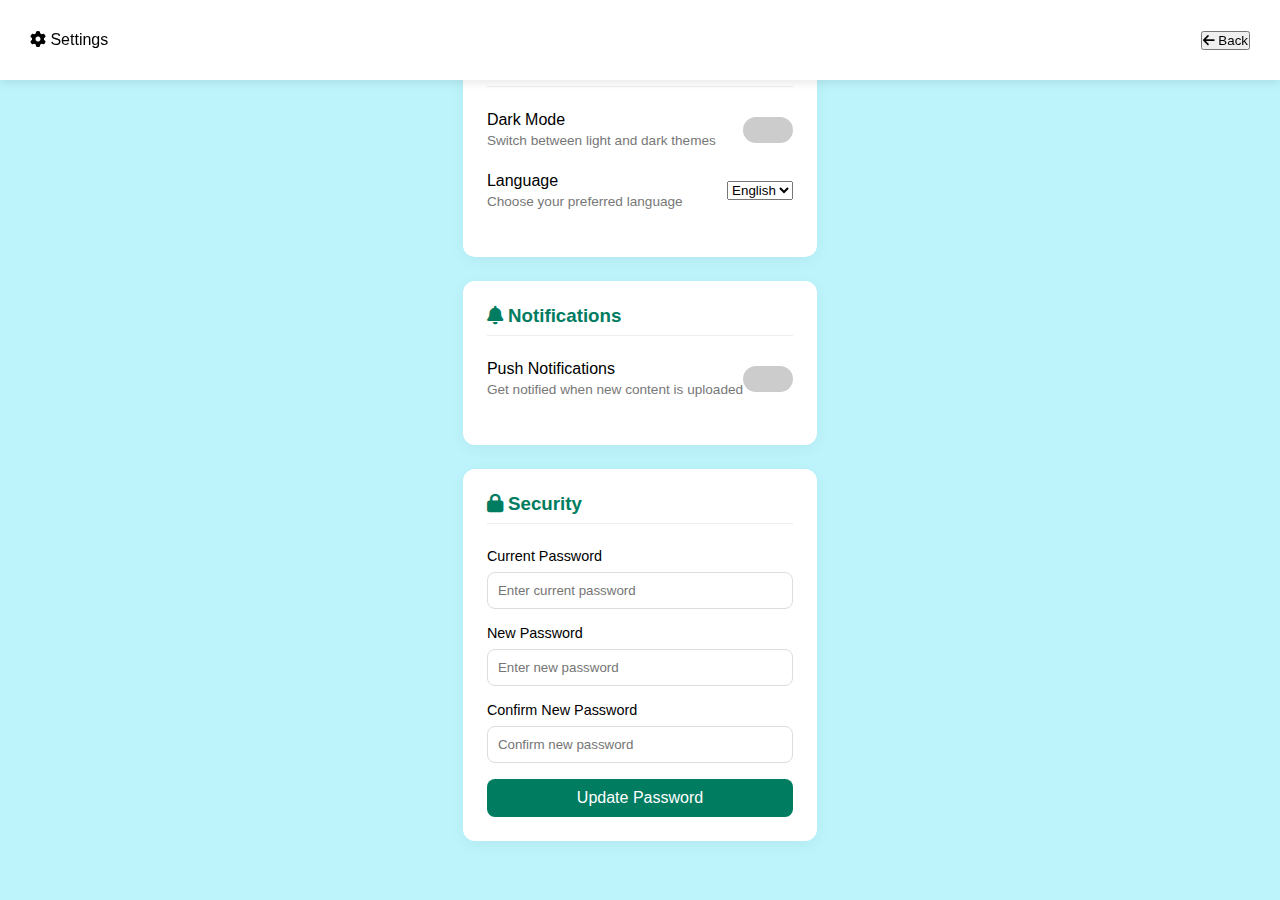
<file: setting.html>
<!DOCTYPE html>
<html lang="en">
<head>
    <meta charset="UTF-8">
    <meta name="viewport" content="width=device-width, initial-scale=1.0">
    <title>Settings | ChemSite</title>
    <link rel="stylesheet" href="style.css">
    <link rel="stylesheet" href="https://cdnjs.cloudflare.com/ajax/libs/font-awesome/6.4.0/css/all.min.css">
</head>
<body>

    <header class="main-header">
        <div class="logo">
            <i class="fa-solid fa-gear"></i> Settings
        </div>
        <button class="back-btn" onclick="history.back()">
            <i class="fa-solid fa-arrow-left"></i> Back
        </button>
    </header>

    <div class="settings-container">
        
        <div class="settings-card">
            <h3><i class="fa-solid fa-paintbrush"></i> Appearance & Language</h3>
            
            <div class="setting-item">
                <div class="setting-label">
                    <span>Dark Mode</span>
                    <p class="setting-desc">Switch between light and dark themes</p>
                </div>
                <label class="switch">
                    <input type="checkbox" id="themeToggle">
                    <span class="slider round"></span>
                </label>
            </div>

            <div class="setting-item">
                <div class="setting-label">
                    <span>Language</span>
                    <p class="setting-desc">Choose your preferred language</p>
                </div>
                <select id="languageSelect" class="lang-select">
                    <option value="en">English</option>
                    <option value="ar">العربية</option>
                </select>
            </div>
        </div>

        <div class="settings-card">
            <h3><i class="fa-solid fa-bell"></i> Notifications</h3>
            <div class="setting-item">
                <div class="setting-label">
                    <span>Push Notifications</span>
                    <p class="setting-desc">Get notified when new content is uploaded</p>
                </div>
                <label class="switch">
                    <input type="checkbox" id="notifToggle">
                    <span class="slider round"></span>
                </label>
            </div>
        </div>

        <div class="settings-card">
            <h3><i class="fa-solid fa-lock"></i> Security</h3>
            <form id="changePasswordForm" onsubmit="event.preventDefault();">
                <div class="input-group">
                    <label>Current Password</label>
                    <input type="password" id="currentPass" placeholder="Enter current password">
                </div>
                <div class="input-group">
                    <label>New Password</label>
                    <input type="password" id="newPass" placeholder="Enter new password">
                </div>
                <div class="input-group">
                    <label>Confirm New Password</label>
                    <input type="password" id="confirmPass" placeholder="Confirm new password">
                </div>
                <button type="submit" class="save-btn">Update Password</button>
            </form>
        </div>

    </div>

</body>
</html>
</file>
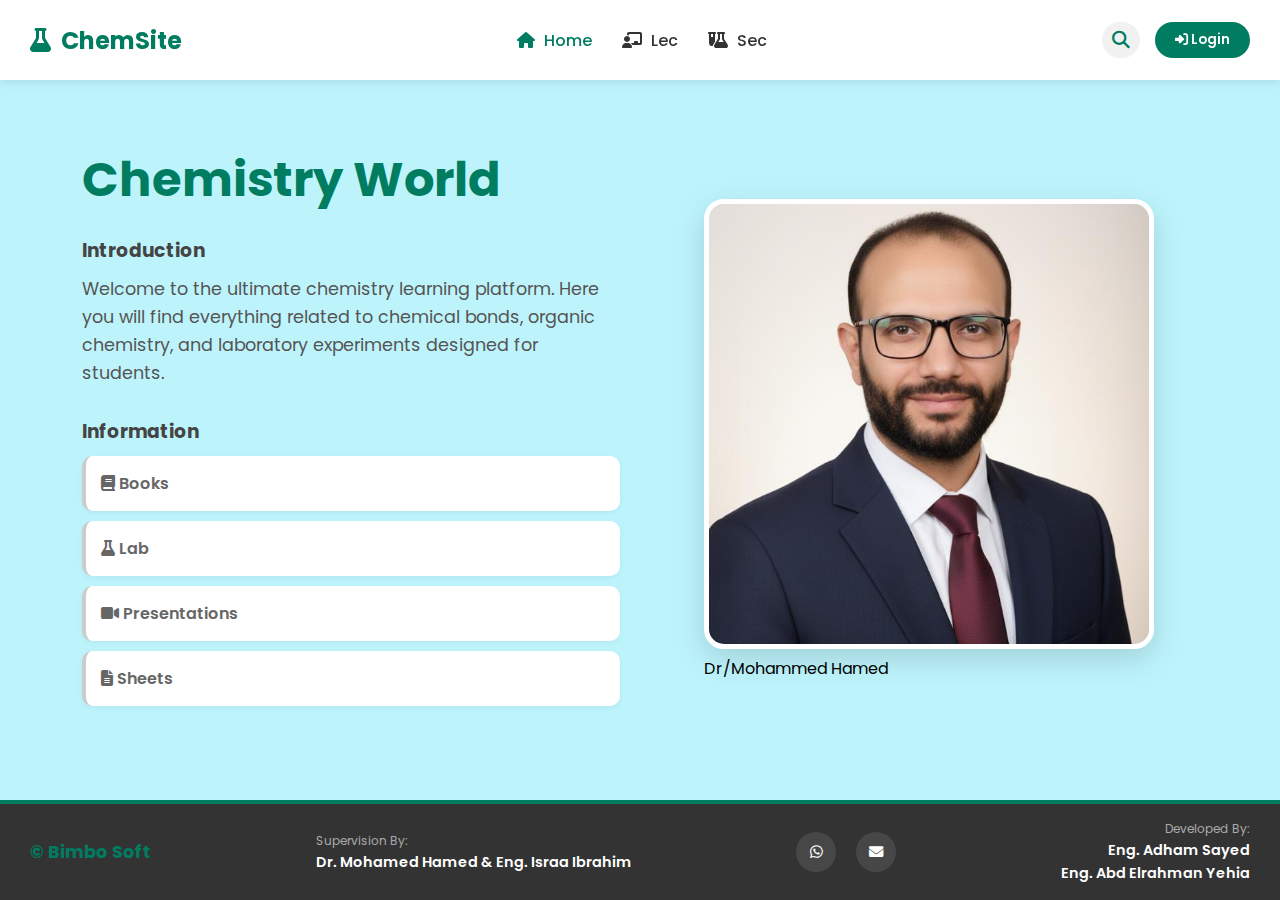
<file: year_page.html>
<!DOCTYPE html>
<html lang="en">
<head>
    <meta charset="UTF-8">
    <meta name="viewport" content="width=device-width, initial-scale=1.0">
    <title>Chemistry Web | Home</title>
    <link rel="stylesheet" href="style.css">
    <link rel="stylesheet" href="https://cdnjs.cloudflare.com/ajax/libs/font-awesome/6.4.0/css/all.min.css">
    <link href="https://fonts.googleapis.com/css2?family=Poppins:wght@300;400;600;700&display=swap" rel="stylesheet">
</head>
<body>

    <header class="main-header">
        <div class="logo-area">
            <i class="fa-solid fa-flask"></i>
            <span>ChemSite</span>
        </div>

        <nav class="nav-links">
            <a href="#" class="active"><i class="fa-solid fa-house"></i> Home</a>
            <a href="#" onclick="showComingSoon('Lectures')"><i class="fa-solid fa-chalkboard-user"></i> Lec</a>
            <a href="#" onclick="showComingSoon('Sections')"><i class="fa-solid fa-flask-vial"></i> Sec</a>
            
            <div class="dropdown-menu-container" id="adminMoreMenu" style="display: none;">
                <a href="#" class="dropdown-trigger">
                    <i class="fa-solid fa-bars"></i> More <i class="fa-solid fa-caret-down"></i>
                </a>
                <div class="dropdown-content">
                    <a href="index.html">Preparatory Year</a>
                    <a href="index.html">First Year</a>
                    <a href="index.html">Second Year</a>
                    <a href="index.html">Third Year</a>
                    <a href="index.html">Fourth Year</a>
                </div>
            </div>
            </nav>

        <div class="header-actions">
            <div class="search-container">
                <input type="text" id="searchInput" placeholder="Search A-Z..." onkeyup="handleSearch()">
                <button class="icon-btn" onclick="toggleSearch()"><i class="fa-solid fa-magnifying-glass"></i></button>
                <div id="searchResults" class="search-results-box"></div>
            </div>
            
            <button class="login-btn" onclick="window.location.href='login.html'">
                <i class="fa-solid fa-right-to-bracket"></i> Login
            </button>
        </div>
    </header>

    <main class="scroll-body">
        <div class="content-container">
            
            <div class="text-section">
                <h1 class="main-title" id="pageTitle">Chemistry World</h1>
                
                <div class="intro-box">
                    <h3>Introduction</h3>
                    <p>Welcome to the ultimate chemistry learning platform. Here you will find everything related to chemical bonds, organic chemistry, and laboratory experiments designed for students.</p>
                </div>

                <div class="info-box">
                    <h3>Information</h3>
                    <ul class="resources-list">
                        <li onclick="showComingSoon('Books')"><i class="fa-solid fa-book"></i> Books</li>
                        <li onclick="showComingSoon('Labs')"><i class="fa-solid fa-flask"></i> Lab</li>
                        <li onclick="showComingSoon('Presentations')"><i class="fa-solid fa-video"></i> Presentations</li>
                        <li onclick="showComingSoon('Sheets')"><i class="fa-solid fa-file-lines"></i> Sheets</li>
                    </ul>
                </div>
            </div>

            <div class="image-section">
                <div class="image-wrapper">
                    <img src="Dr Mohammed  .jpg" alt="Doctor Image">
                    <p>Dr/Mohammed Hamed</p>
                </div>
            </div>
            
        </div>
    </main>

    <footer class="main-footer">
        <div class="footer-section left">
            <span>&copy; Bimbo Soft</span>
        </div>

        <div class="footer-section center">
            <small>Supervision By:</small>
            <p>Dr. Mohamed Hamed & Eng. Israa Ibrahim</p>
        </div>

        <div class="footer-section right-contact">
            <div class="contact-item">
                <div class="icon-trigger" onclick="togglePopup('wa-popup')">
                    <i class="fa-brands fa-whatsapp"></i>
                </div>
                <div id="wa-popup" class="contact-popup">
                    <a href="#">Dr. Mohamed</a>
                    <a href="#">Eng. Israa</a>
                </div>
            </div>

            <div class="contact-item">
                <div class="icon-trigger" onclick="togglePopup('email-popup')">
                    <i class="fa-solid fa-envelope"></i>
                </div>
                <div id="email-popup" class="contact-popup">
                    <a href="#">Dr. Mohamed</a>
                    <a href="#">Eng. Israa</a>
                </div>
            </div>
        </div>

        <div class="footer-section far-right">
            <small>Developed By:</small>
            <p>Eng. Adham Sayed</p>
            <p>Eng. Abd Elrahman Yehia</p>
        </div>
    </footer>

    <script src="script.js"></script>
</body>
</html>
</file>
<file: style.css>
/* ============ Global Variables & Reset ============ */
:root {
    --primary-color: #007c61; /* لون التيل الغامق */
    --soft-bg: #bdf4fc;       /* لون الخلفية الهادي */
    --white: #ffffff;
    --text-dark: #333333;
    --header-height: 80px;    /* ارتفاع الهيدر */
    --footer-height: 100px;    /* ارتفاع الفوتر */
}

*{
    margin: 0;
    padding: 0;
    box-sizing: border-box;
    font-family: 'Poppins', sans-serif;
}

Body {
    Height: 100vh;
    Overflow: hidden; /* يمنع الصفحة كلها من السكرول */
    Background-color: var(--soft-bg);
    Display: flex;
    Flex-direction: column;
}

/* ============ HEADER STYLE ============ */
.main-header {
    Height: var(--header-height);
    Background-color: var(--white);
    Box-shadow: 0 2px 10px rgba(0,0,0,0.1);
    Display: flex;
    Justify-content: space-between;
    Align-items: center;
    Padding: 0 30px;
    z-index: 1000;
    width: 100%;
    position: fixed; /* تثبيت الهيدر */
    top: 0;
}

.nav-links{
    display: flex;
    align-items: center;
}

.dropdown-menu-container{
    margin: 0 15px;
    height: auto;
    display: flex;
    align-items: center;
}

.logo-area {
    Font-size: 1.5rem;
    Font-weight: 700;
    Color: var(--primary-color);
    Display: flex;
    Align-items: center;
    Gap: 10px;
}

.nav-links a {
    Text-decoration: none;
    Color: var(--text-dark);
    Margin: 0 15px;
    Font-weight: 500;
    Transition: 0.3s;
}

.nav-links a:hover, .nav-links a.active {
    Color: var(--primary-color);
}

.nav-links i {
    Margin-right: 5px;
}

.header-actions {
    Display: flex;
    Align-items: center;
    Gap: 15px;
}

/*======================== Search Bar Logic====================== */
.search-container {
    position: relative;
    Display: flex;
    Align-items: center;
    Background: #f1f1f1;
    Border-radius: 20px;
    Padding: 5px 10px;
    Transition: 0.3s;
}

.search-results-box{
    position: absolute;
    top: 100%;
    right: 0;
    width: 250px;
    background: white;
    box-shadow: 0 8px 20px rgba(0,0,0,0.15);
    border-radius: 0 0 10px 10px;
    max-height: 300px;
    overflow-y: auto;
    display: none;
    z-index: 5000;
    border-top: 2px solid var(--primary-color);
}

.search-results-item{
    padding: 12px 15px;
    border-bottom: 1px solid #f0f0f0;
    cursor: pointer;
    display: flex;
    align-items: center;
    gap: 10px;
    transition: 0.2s;
    color: #333;
    font-size: 0.9rem;
}

.search-results-item:hover{
    background-color: var(--soft-bg);
    color: var(--primary-color);
}

.search-results-item i{
    color: var(--primary-color);
}

.no-result-msg{
    padding: 15px;
    color: #d32f2f;
    font-size: 0.85rem;
    font-weight: 600;
    text-align: center;
    background-color: #ffebee;
}

#searchInput {
    Border: none;
    Background: transparent;
    Outline: none;
    Width: 0; /* مخفي في البداية */
    Transition: 0.4s;
    Padding: 0;
    Visibility: hidden; /* مخفي تماماً */
}

.search-container.active #searchInput {
    Width: 150px; /* يظهر لما تدوس */
    Padding: 0 5px;
    Visibility: visible;
}

.icon-btn {
    Background: none;
    Border: none;
    Cursor: pointer;
    Font-size: 1.1rem;
    Color: var(--primary-color);
}

.login-btn {
    Background-color: var(--primary-color);
    Color: white;
    Border: none;
    Padding: 8px 20px;
    Border-radius: 20px;
    Cursor: pointer;
    Font-weight: 600;
    Transition: 0.3s;
}

.login-btn:hover {
    Background-color: #006064;
}

/* ============ BODY STYLE ============ */
.scroll-body {
    Flex: 1; /* ياخد المساحة المتبقية */
    Margin-top: var(--header-height); /* عشان الكلام مايدخلش تحت الهيدر */
    Margin-bottom: var(--footer-height); /* عشان الكلام مايدخلش تحت الفوتر */
    Overflow-y: auto; /* ده اللي بيخلي البودي بس هو اللي يعمل سكرول */
    Display: flex;
    Justify-content: center;
    Padding: 20px;
}

/* Custom Scrollbar */
.scroll-body::-webkit-scrollbar {
    Width: 8px;
}
.scroll-body::-webkit-scrollbar-track {
    Background: #f1f1f1; 
}
.scroll-body::-webkit-scrollbar-thumb {
    Background: #ccc; 
    Border-radius: 4px;
}
.scroll-body::-webkit-scrollbar-thumb:hover {
    Background: var(--primary-color); 
}

.content-container {
    Width: 90%;
    Max-width: 1200px;
    Display: flex;
    Align-items: center; /* يخلي الصورة والنص في نص الشاشة طولياً */
    Justify-content: space-between;
    Padding: 30px 0;
    Flex-wrap: wrap; /* عشان الموبايل */
}

.text-section {
    Flex: 1;
    Padding-right: 40px;
    Min-width: 300px;
}

.main-title {
    Font-size: 3rem;
    Color: var(--primary-color);
    Margin-bottom: 20px;
}

.intro-box, .info-box {
    Margin-bottom: 30px;
}

.intro-box h3, .info-box h3 {
    Font-weight: 700;
    Margin-bottom: 10px;
    Color: #444;
}

.intro-box p {
    Line-height: 1.6;
    Font-size: 1.1rem;
    Color: #555;
}

.resources-list {
    List-style: none;
}

.resources-list li {
    Background: white;
    Margin-bottom: 10px;
    Padding: 15px;
    Border-radius: 10px;
    Box-shadow: 0 2px 5px rgba(0,0,0,0.05);
    Cursor: pointer;
    Transition: 0.3s;
    Font-weight: 600;
    Color: #666;
    Border-left: 4px solid #ccc;
}

.resources-list li:hover {
    Transform: translateX(10px);
    Border-left-color: var(--primary-color);
    Color: var(--primary-color);
}

.image-section {
    Flex: 1;
    Display: flex;
    Justify-content: center;
    Min-width: 300px;
}

.image-wrapper img {
    Width: 100%;
    Max-width: 450px;
    Border-radius: 20px;
    Box-shadow: 0 10px 30px rgba(0,0,0,0.15);
    Border: 5px solid white;
    Transition: 0.3s;
}

.image-wrapper img:hover {
    Transform: scale(1.02);
}

/* ============ FOOTER STYLE ============ */
.main-footer {
    Height: var(--footer-height);
    Background-color: var(--text-dark);
    Color: white;
    Display: flex;
    Justify-content: space-between;
    Align-items: center;
    Padding: 0 30px;
    z-index: 1000;
    font-size: 0.9rem;
    border-top: 4px solid var(--primary-color);
    position: fixed; /* تثبيت الفوتر */
    bottom: 0;
    width: 100%;
}

.footer-section {
    Display: flex;
    Flex-direction: column;
    Justify-content: center;
}

.footer-section.left {
    Font-weight: bold;
    Font-size: 1.1rem;
    Color: var(--primary-color);
}

.footer-section.center p, .footer-section.far-right p {
    Font-weight: 600;
    Margin-top: 2px;
}

.footer-section small {
    Color: #aaa;
    Font-size: 0.75rem;
}

/* Contact Popups */
.right-contact {
    Flex-direction: row;
    Gap: 20px;
}

.contact-item {
    Position: relative;
}

.icon-trigger {
    Background: rgba(255,255,255,0.1);
    Width: 40px;
    Height: 40px;
    Border-radius: 50%;
    Display: flex;
    Justify-content: center;
    Align-items: center;
    Cursor: pointer;
    Transition: 0.3s;
}

.icon-trigger:hover {
    Background: var(--primary-color);
}

.contact-popup {
    Display: none; /* مخفي افتراضياً */
    Position: absolute;
    Bottom: 60px; /* فوق الفوتر بشوية */
    Left: 50%;
    Transform: translateX(-50%);
    Background: white;
    Color: black;
    Padding: 10px;
    Border-radius: 8px;
    Box-shadow: 0 5px 15px rgba(0,0,0,0.2);
    Min-width: 140px;
    Text-align: center;
    z-index: 2000; /* عشان يظهر فوق أي حاجة */
}

.contact-popup.show {
    Display: block;
    Animation: fadeIn 0.3s ease;
}

.contact-popup a {
    Display: block;
    Text-decoration: none;
    Color: #333;
    Padding: 8px 0;
    Font-size: 0.9rem;
    Border-bottom: 1px solid #eee;
}

.contact-popup a:hover {
    Color: var(--primary-color);
    Font-weight: bold;
}

.footer-section.far-right {
    Text-align: right;
}

@keyframes fadeIn {
    From { opacity: 0; transform: translate(-50%, 10px); }
    To { opacity: 1; transform: translate(-50%, 0); }
}


/* ============ LOGIN PAGE STYLE ============ */
.login-body {
    Background: linear-gradient(135deg, var(--soft-bg) 0%, #ffffff 100%);
    Height: 100vh;
    Overflow: hidden;
}

.login-header {
    Position: absolute; 
    Box-shadow: none;
    Background: transparent;
}

.login-container {
    Height: 100vh;
    Display: flex;
    Justify-content: center;
    Align-items: center;
}

.login-card {
    Background: white;
    Width: 90%;
    Max-width: 450px;
    Padding: 40px;
    Border-radius: 20px;
    Box-shadow: 0 15px 35px rgba(0,0,0,0.1);
    Position: relative;
    Animation: slideUp 0.5s ease;
}

.card-top {
    Display: flex;
    Align-items: center;
    Gap: 15px;
    Margin-bottom: 15px;
}
.card-top i {
    Font-size: 2rem;
    Color: var(--primary-color);
}
.card-top h2 {
    Font-size: 1.5rem;
    Color: var(--text-dark);
}

.divider {
    Border: 0;
    Height: 1px;
    Background: #eee;
    Margin-bottom: 30px;
}

.form-group {
    Display: flex;
    Flex-direction: column;
    Gap: 8px;
    Position: relative;
}

.form-group label {
    Font-weight: 600;
    Font-size: 0.9rem;
    Color: #555;
}

.input-wrapper {
    Position: relative;
}

.input-wrapper input {
    Width: 100%;
    Padding: 15px 45px 15px 15px; 
    Border: 2px solid #eee;
    Border-radius: 10px;
    Font-size: 1rem;
    Transition: 0.3s;
    Outline: none;
}

.input-wrapper input:focus {
    Border-color: var(--primary-color);
    Box-shadow: 0 0 0 4px rgba(0, 131, 143, 0.1);
}

.input-icon {
    Position: absolute;
    Right: 15px;
    Top: 50%;
    Transform: translateY(-50%);
    Color: #aaa;
    Font-size: 1.1rem;
    Cursor: pointer;
    Transition: 0.3s;
}

.input-icon:hover {
    Color: var(--primary-color);
}

.error-msg {
    Color: #ff5252;
    Font-size: 0.8rem;
    Font-weight: 600;
    Margin-top: 5px;
    Display: none;
    Animation: shake 0.3s ease;
}
.error-msg.visible {
    Display: block;
}

.submit-login-btn {
    Width: 100%;
    Padding: 15px;
    Background-color: var(--primary-color);
    Color: white;
    Border: none;
    Border-radius: 10px;
    Font-size: 1.1rem;
    Font-weight: 700;
    Cursor: pointer;
    Margin-top: 30px;
    Transition: 0.3s;
}

.submit-login-btn:hover {
    Background-color: #006064;
    Transform: translateY(-2px);
    Box-shadow: 0 5px 15px rgba(0, 131, 143, 0.3);
}

.terms-box {
    Text-align: center;
    Margin-top: 20px;
    Font-size: 0.85rem;
    Color: #999;
}
.terms-box a {
    Color: #999;
    Text-decoration: none;
    Transition: 0.3s;
}
.terms-box a:hover {
    Color: var(--primary-color);
}

/* ============ SUCCESS OVERLAY (Access Login) ============ */
.success-screen {
    Position: fixed;
    Top: 0;
    Left: 0;
    Width: 100%;
    Height: 100%;
    Background-color: #4caf50;
    z-index: 5000;
    display: none;
    justify-content: center;
    align-items: center;
    color: white;
    text-align: center;
}

.success-screen.active {
    Display: flex;
    Animation: fadeIn 0.3s ease;
}

.success-content h1 {
    Font-size: 3rem;
    Margin: 20px 0;
    Letter-spacing: 2px;
    Font-family: 'Poppins', sans-serif;
    Text-transform: uppercase;
    Border: 3px solid white;
    Padding: 10px 40px;
    Display: inline-block;
}

.success-content i {
    Font-size: 4rem;
    Margin-bottom: 20px;
    Animation: popIn 0.5s cubic-bezier(0.175, 0.885, 0.32, 1.275);
}

@keyframes shake {
    0%, 100% { transform: translateX(0); }
    25% { transform: translateX(-5px); }
    75% { transform: translateX(5px); }
}

@keyframes popIn {
    0% { transform: scale(0); }
    100% { transform: scale(1); }
}


/* ============ ADMIN PAGE ADDITIONS ============ */
.fab-container {
    Position: fixed;
    Bottom: 30px;
    Right: 30px;
    z-index: 3000;
    display: flex;
    flex-direction: column-reverse;
    align-items: flex-end;
    gap: 15px;
}

.fab-main-btn {
    Width: 35px;
    Height: 35px;
    Background-color: var(--primary-color);
    Color: white;
    Border-radius: 50%;
    Border: none;
    Font-size: 2rem;
    Box-shadow: 0 4px 15px rgba(0,0,0,0.3);
    Cursor: pointer;
    Transition: 0.4s cubic-bezier(0.175, 0.885, 0.32, 1.275);
    Display: flex; justify-content: center; align-items: center;
}

.fab-main-btn.active {
    Transform: rotate(45deg);
    Background-color: #ff5252;
}

.fab-options {
    Display: none;
    Flex-direction: column;
    Gap: 12px;
    Align-items: flex-end;
}
.fab-options.show { display: flex; animation: slideUp 0.3s ease forwards; }

.fab-item {
    Display: flex; align-items: center; gap: 10px;
    Background: white; padding: 10px 20px;
    Border-radius: 30px; box-shadow: 0 3px 10px rgba(0,0,0,0.15);
    Cursor: pointer; font-weight: 600; color: var(--text-dark);
    Transition: 0.2s;
}
.fab-item:hover { background-color: var(--primary-color); color: white; }
.fab-item i { color: var(--primary-color); }
.fab-item:hover i { color: white; }

/* 2. نافذة الإضافة (Upload Modal) */
.modal-overlay {
    Position: fixed; top: 0; left: 0; width: 100%; height: 100%;
    Background: rgba(0,0,0,0.5); z-index: 4000;
    Display: none; justify-content: center; align-items: center;
    Backdrop-filter: blur(5px);
}
.modal-overlay.active { display: flex; animation: fadeIn 0.3s ease; }

.modal-content {
    Background: white; width: 90%; max-width: 500px;
    Border-radius: 15px; box-shadow: 0 10px 30px rgba(0,0,0,0.2);
    Overflow: hidden; animation: slideUp 0.4s ease;
}

.modal-header {
    Background: var(--soft-bg); padding: 15px 20px;
    Display: flex; justify-content: space-between; align-items: center;
    Border-bottom: 1px solid #eee;
}
.close-modal { cursor: pointer; font-size: 1.2rem; transition:0.3s; }
.close-modal:hover { color: red; transform: rotate(90deg); }

.modal-body { padding: 20px; }
.input-group { margin-bottom: 15px; }
.input-group label { display: block; margin-bottom: 5px; font-weight: 600; font-size: 0.9rem; }
.input-group input, .input-group textarea, .input-group select {
    Width: 100%; padding: 10px; border: 1px solid #ddd;
    Border-radius: 8px; outline: none; font-family: 'Poppins', sans-serif;
}
.input-group input:focus { border-color: var(--primary-color); }

.file-drop-area {
    Border: 2px dashed #ccc; padding: 20px; text-align: center;
    Border-radius: 10px; color: #888; cursor: pointer; transition: 0.3s;
}
.file-drop-area:hover { border-color: var(--primary-color); color: var(--primary-color); background: var(--soft-bg); }

.modal-footer {
    Padding: 15px 20px; display: flex; justify-content: flex-end; gap: 10px; border-top: 1px solid #eee;
}
.cancel-btn { background: none; border: none; padding: 10px 20px; cursor: pointer; color: #666; font-weight: 600; }
.publish-btn { background: var(--primary-color); color: white; border: none; padding: 10px 25px; border-radius: 8px; cursor: pointer; font-weight: 600; }
.publish-btn:hover { background: #006064; }

/* 3. شكل المحتوى (Cards) */
.items-grid {
    Display: grid; grid-template-columns: repeat(auto-fill, minmax(300px, 1fr));
    Gap: 20px; width: 100%; padding: 20px 0;
}

.content-card {
    Background: white; border-radius: 12px; padding: 20px;
    Box-shadow: 0 4px 15px rgba(0,0,0,0.05); border: 1px solid #eee;
    Transition: 0.3s; display: flex; flex-direction: column;
}
.content-card:hover { transform: translateY(-5px); border-color: var(--primary-color); }

.card-icon {
    Width: 50px; height: 50px; background: var(--soft-bg); color: var(--primary-color);
    Border-radius: 50%; display: flex; justify-content: center; align-items: center;
    Font-size: 1.5rem; margin-bottom: 15px;
}
.card-title { font-size: 1.1rem; font-weight: 700; margin-bottom: 5px; color: #333; }
.card-desc { font-size: 0.9rem; color: #666; margin-bottom: 20px; line-height: 1.5; flex: 1; }

.card-actions { display: flex; justify-content: flex-end; gap: 10px; }
.action-btn { padding: 8px 15px; border-radius: 6px; font-size: 0.85rem; cursor: pointer; text-decoration: none; transition: 0.2s; }
.btn-view { background: var(--soft-bg); color: var(--primary-color); font-weight: 600; }
.btn-view:hover { background: var(--primary-color); color: white; }
.btn-delete { color: #ff5252; background: none; border: 1px solid #ff5252; }
.btn-delete:hover { background: #ff5252; color: white; }

/* بروفايل في الهيدر */
.profile-img-btn {
    Width: 45px; height: 45px; border-radius: 50%; object-fit: cover;
    Border: 2px solid var(--primary-color); cursor: pointer; transition: 0.3s;
}
.profile-img-btn:hover { transform: scale(1.1); box-shadow: 0 0 10px rgba(0, 131, 143, 0.4); }

@keyframes slideUp { from { opacity: 0; } to { opacity: 1; } }

/* ============ PROFILE PAGE STYLE ============ */
.profile-page-body {
    Display: flex; flex-direction: column; align-items: center; padding-top: 100px;
}
.profile-hero { margin-bottom: 30px; position: relative; }
.profile-pic-wrapper { width: 150px; height: 150px; position: relative; }
.profile-pic-wrapper img {
    Width: 100%; height: 100%; border-radius: 50%; object-fit: cover;
    Border: 4px solid white; box-shadow: 0 5px 20px rgba(0,0,0,0.15);
}
.camera-icon {
    Position: absolute; bottom: 5px; right: 5px; background: var(--primary-color);
    Color: white; width: 40px; height: 40px; border-radius: 50%;
    Display: flex; justify-content: center; align-items: center;
    Border: 3px solid white; cursor: pointer; transition: 0.3s;
}
.camera-icon:hover { transform: scale(1.1); }

.profile-info-list {
    Width: 100%; max-width: 600px; background: white;
    Border-radius: 15px; box-shadow: 0 2px 10px rgba(0,0,0,0.05); overflow: hidden;
}
.info-item {
    Display: flex; align-items: center; padding: 20px;
    Border-bottom: 1px solid #f0f0f0; transition: 0.2s;
}
.info-item:hover { background-color: #f9f9f9; }
.icon-side { width: 40px; font-size: 1.2rem; color: #888; }
.text-side { flex: 1; }
.text-side label { display: block; font-size: 0.8rem; color: #888; margin-bottom: 3px; }
.text-side p { font-size: 1rem; color: var(--text-dark); font-weight: 500; margin: 0; }
.text-side small { color: #aaa; font-size: 0.75rem; }
.edit-side { color: var(--primary-color); font-size: 0.9rem; cursor: pointer; padding: 10px; }

.logout-section { margin-top: 30px; margin-bottom: 50px; width: 90%; max-width: 600px; }
.logout-btn-danger {
    Width: 100%; padding: 15px; background-color: #ffebee; color: #d32f2f;
    Border: none; border-radius: 10px; font-size: 1rem; font-weight: 700;
    Cursor: pointer; display: flex; justify-content: center; align-items: center;
    Gap: 10px; transition: 0.3s;
}
.logout-btn-danger:hover { background-color: #ffcdd2; }

/* ============ 1. تحديث شكل الكارت (Menu & Date) ============ */
.content-card {
    Position: relative;
    Overflow: visible;
}

.card-meta {
    Font-size: 0.75rem;
    Color: #999;
    Margin-top: -10px;
    Margin-bottom: 15px;
    Text-align: center;
    Font-weight: 500;
}

.card-menu-btn {
    Position: absolute;
    Top: 15px;
    Right: 15px;
    Color: #aaa;
    Cursor: pointer;
    Padding: 5px;
    Border-radius: 50%;
    Transition: 0.2s;
}
.card-menu-btn:hover { background: #f0f0f0; color: var(--primary-color); }

.card-menu-dropdown {
    Position: absolute;
    Top: 45px;
    Right: 15px;
    Background: white;
    Box-shadow: 0 5px 15px rgba(0,0,0,0.2);
    Border-radius: 8px;
    Width: 140px;
    Display: none;
    z-index: 10;
    overflow: hidden;
}
.card-menu-dropdown.show { display: block; animation: fadeIn 0.2s; }

.menu-item {
    Padding: 10px 15px;
    Font-size: 0.85rem;
    Color: #333;
    Cursor: pointer;
    Display: flex;
    Align-items: center;
    Gap: 8px;
    Transition: 0.2s;
    Border-bottom: 1px solid #f5f5f5;
}
.menu-item:hover { background: var(--soft-bg); color: var(--primary-color); }
.menu-item:last-child { border-bottom: none; }
.menu-item.delete { color: #ff5252; }
.menu-item.delete:hover { background: #ffebee; }

/* ============ 2. خيارات الأدمن في المودال (Checkboxes) ============ */
.admin-options {
    Display: flex;
    Gap: 15px;
    Margin-top: 10px;
    Flex-wrap: wrap;
}
.checkbox-group {
    Display: flex;
    Align-items: center;
    Gap: 5px;
    Font-size: 0.85rem;
    Color: #555;
    Cursor: pointer;
}
.checkbox-group input { width: auto; margin: 0; }

/* ============ 3. شاشة العرض (File Viewer) ============ */
.viewer-overlay {
    Position: fixed; top: 0; left: 0; width: 100%; height: 100%;
    Background: rgba(0,0,0,0.9); z-index: 5000;
    Display: none; flex-direction: column;
}
.viewer-overlay.active { display: flex; }

.viewer-header {
    Padding: 15px 20px;
    Display: flex; justify-content: space-between; align-items: center;
    Color: white; background: rgba(0,0,0,0.5);
}
.viewer-body {
    Flex: 1; display: flex; justify-content: center; align-items: center;
    Padding: 20px; overflow: hidden;
}
.viewer-frame {
    Width: 100%; height: 100%; max-width: 1000px;
    Background: white; border-radius: 5px; border: none;
}

/* ============ SETTINGS PAGE STYLES ============ */
.settings-container {
    Max-width: 800px;
    Margin: 2rem auto;
    Padding: 0 1rem;
}

.settings-card {
    Background: white;
    Padding: 1.5rem;
    Border-radius: 12px;
    Box-shadow: 0 4px 15px rgba(0,0,0,0.05);
    Margin-bottom: 1.5rem;
}

.settings-card h3 {
    Margin-bottom: 1.5rem;
    Color: var(--primary-color);
    Border-bottom: 1px solid #eee;
    Padding-bottom: 0.5rem;
}

.setting-item {
    Display: flex;
    Justify-content: space-between;
    Align-items: center;
    Margin-bottom: 1.5rem;
}

.setting-desc {
    Font-size: 0.85rem;
    Color: #777;
    Margin-top: 4px;
}

.switch {
    Position: relative;
    Display: inline-block;
    Width: 50px;
    Height: 26px;
}
.switch input { opacity: 0; width: 0; height: 0; }
.slider {
    Position: absolute;
    Cursor: pointer;
    Top: 0; left: 0; right: 0; bottom: 0;
    Background-color: #ccc;
    Transition: .4s;
}
.slider:before {
    Position: absolute;
    Content: “”;
    Height: 18px; width: 18px;
    Left: 4px; bottom: 4px;
    Background-color: white;
    Transition: .4s;
}
Input:checked + .slider { background-color: var(--primary-color); }
Input:checked + .slider:before { transform: translateX(24px); }
.slider.round { border-radius: 34px; }
.slider.round:before { border-radius: 50%; }

.input-group {
    Margin-bottom: 1rem;
}
.input-group label {
    Display: block;
    Margin-bottom: 0.5rem;
    Font-weight: 500;
}
.input-group input {
    Width: 100%;
    Padding: 10px;
    Border: 1px solid #ddd;
    Border-radius: 8px;
}
.save-btn {
    Background: var(--primary-color);
    Color: white;
    Padding: 10px 20px;
    Border: none;
    Border-radius: 8px;
    Cursor: pointer;
    Width: 100%;
    Font-size: 1rem;
}

/* ============ STUDENT TOOLS (HOME) ============ */
.student-tools {
    Display: flex;
    Gap: 15px;
    Align-items: center;
}
.tool-btn {
    Background: rgba(255,255,255,0.2);
    Border: none;
    Color: white; 
    Font-size: 1.2rem;
    Cursor: pointer;
    Padding: 8px;
    Border-radius: 50%;
    Transition: 0.3s;
}
.tool-btn:hover {
    Background: rgba(255,255,255,0.4);
    Transform: scale(1.1);
}

/* ============ PROFILE EMAIL FIX ============ */
.profile-data-item span, 
.profile-card p, 
.user-email-display { 
    Word-break: break-all; 
    White-space: normal;
    Overflow-wrap: break-word;
}

/* ============ SIDE MENU STYLES (GLASSMORPHISM) ============ */
.menu-toggle-btn {
    Display: none;
    Background: none;
    Border: none;
    Font-size: 1.8rem;
    Color: var(--primary-color);
    Cursor: pointer;
}

.glass-side-menu {
    Position: fixed;
    Top: 0;
    Right: -100%;
    Width: 280px;
    Height: 100vh;
    Background: rgba(255, 255, 255, 0.85);
    Backdrop-filter: blur(15px);
    -webkit-backdrop-filter: blur(15px);
    Border-left: 1px solid rgba(255, 255, 255, 0.6);
    Box-shadow: -5px 0 25px rgba(0,0,0,0.1);
    z-index: 9999;
    transition: right 0.4s cubic-bezier(0.77, 0, 0.175, 1);
    display: flex;
    flex-direction: column;
    padding: 20px;
}

.glass-side-menu.active {
    Right: 0;
}

.close-menu-btn {
    Align-self: flex-end;
    Background: none;
    Border: none;
    Font-size: 1.5rem;
    Color: #333;
    Cursor: pointer;
    Margin-bottom: 20px;
}

.side-menu-content {
    Flex-grow: 1;
}
.side-menu-content h3 {
    Margin-bottom: 20px;
    Color: var(--primary-color);
    Border-bottom: 2px solid rgba(0,0,0,0.1);
    Padding-bottom: 10px;
}
.side-link {
    Display: block;
    Text-decoration: none;
    Color: #333;
    Font-size: 1.1rem;
    Padding: 12px 0;
    Font-weight: 500;
    Transition: 0.3s;
}
.side-link:hover {
    Color: var(--primary-color);
    Padding-left: 10px;
}

.side-menu-footer {
    Border-top: 1px solid rgba(0,0,0,0.1);
    Padding-top: 20px;
    Text-align: center;
}
.side-socials {
    Margin: 15px 0;
    Display: flex;
    Justify-content: center;
    Gap: 20px;
}
.side-socials a {
    Color: #555;
    Font-size: 1.5rem;
    Transition: 0.3s;
}
.side-socials a:hover {
    Color: var(--primary-color);
    Transform: scale(1.2);
}

/* ============ MEDIA QUERY FOR MOBILE ============ */
@media screen and (max-width: 768px) {
    .menu-toggle-btn {
        Display: block; 
    }
    .header-actions, .student-tools {
        Display: none; 
    }
    .main-header {
        Flex-direction: row; 
        Justify-content: space-between;
        Align-items: center;
    }
}

/* ============ NEW DROPDOWN MENU STYLE ============ */
/* ده الجزء الجديد اللي هيظبط شكل قائمة More */

.dropdown-menu-container {
    Position: relative;
    Display: inline-block;
    Margin: 0 15px; /* نفس مسافات الروابط التانية */
}

.dropdown-trigger {
    Text-decoration: none;
    Color: var(--text-dark);
    Font-weight: 500;
    Cursor: pointer;
    Transition: 0.3s;
    Display: flex;
    Align-items: center;
    Gap: 5px;
}

.dropdown-trigger:hover {
    Color: var(--primary-color);
}

.dropdown-content {
    Display: none; /* مخفي افتراضياً */
    Position: absolute;
    Top: 100%; /* تحت الكلمة مباشرة */
    Left: 50%;
    Transform: translateX(-50%); /* محاذاة في النص */
    Background-color: white;
    Min-width: 160px;
    Box-shadow: 0 8px 16px rgba(0,0,0,0.1);
    z-index: 2000;
    border-radius: 8px;
    overflow: hidden;
    padding: 5px 0;
    border-top: 3px solid var(--primary-color); /* شريط ملون من فوق */
}

/* لما تقف بالماوس على القائمة، المحتوى يظهر */
.dropdown-menu-container:hover .dropdown-content {
    Display: block;
    Animation: fadeIn 0.3s ease;
}

.dropdown-content a {
    Color: var(--text-dark);
    Padding: 12px 16px;
    Text-decoration: none;
    Display: block;
    Text-align: left;
    Font-size: 0.9rem;
    Margin: 0; /* نلغي المسافات القديمة */
    Transition: 0.2s;
}

.dropdown-content a:hover {
    Background-color: var(--soft-bg);
    Color: var(--primary-color);
    Padding-left: 20px; /* حركة بسيطة عند اللمس */
}


/* ============ NEW PROFILE STYLES (ADD TO BOTTOM) ============ */

/* 1. حل مشكلة الإيميل الطويل */
.email-full-text {
    Word-break: break-all; /* يكسر الكلمة لو طويلة */
    White-space: normal;   /* يسمح بتعدد الأسطر */
    Line-height: 1.4;
}

/* 2. تنسيق شريط الأزرار الجديد (مود – لغة – باسوورد) */
.profile-settings-grid {
    Display: flex;
    Justify-content: space-between;
    Gap: 15px;
    Width: 100%;
    Max-width: 600px;
    Margin-top: 25px;
}

.setting-card {
    Flex: 1;
    Background: white;
    Padding: 15px;
    Border-radius: 15px;
    Box-shadow: 0 4px 15px rgba(0,0,0,0.05);
    Display: flex;
    Flex-direction: column;
    Align-items: center;
    Gap: 10px;
    Cursor: pointer;
    Transition: 0.3s;
    Border: 1px solid transparent;
}

.setting-card:hover {
    Transform: translateY(-5px);
    Border-color: var(--primary-color);
    Box-shadow: 0 8px 20px rgba(0,0,0,0.1);
}

.setting-icon {
    Width: 40px;
    Height: 40px;
    Background: var(--soft-bg);
    Color: var(--primary-color);
    Border-radius: 50%;
    Display: flex;
    Justify-content: center;
    Align-items: center;
    Font-size: 1.2rem;
    Transition: 0.3s;
}

.setting-card:hover .setting-icon {
    Background: var(--primary-color);
    Color: white;
}

.setting-card span {
    Font-size: 0.85rem;
    Font-weight: 600;
    Color: #555;
}

/* 3. تنسيقات الوضع الليلي (Dark Mode) */
Body.dark-mode {
    Background-color: #1a1a1a;
    Color: #f0f0f0;
}

Body.dark-mode .main-header,
Body.dark-mode .profile-info-list,
Body.dark-mode .setting-card,
Body.dark-mode .info-item:hover {
    Background-color: #2d2d2d;
    Color: #fff;
}

Body.dark-mode .text-side p,
Body.dark-mode .setting-card span {
    Color: #e0e0e0;
}

Body.dark-mode .setting-icon {
    Background-color: #444;
}

Body.dark-mode .logo-area,
Body.dark-mode .header-actions span {
    Color: #fff;
}


/*===========Fixes (Fab,Inputs,Cards)===========*/
/*تصغير علامه + */
.fab-main-btn{
    font-size: 1rem !important;
}
/*إلغاءتكبير التيكست ايريا يدويا*/
.input-group textarea{
    resize: none;
}
/*حل مشكلة خروج النص*/
.content-card{
    overflow: hidden;
}
.card-title{
    word-break: break-word;
    overflow-wrap: break-word;
    display: -webkit-box;
    -webkit-line-clamp: 2;
    -webkit-box-orient: vertical;
    overflow: hidden;
}

.card-desc{
    word-break: break-word;
    overflow-wrap: break-word;
    display: -webkit-box;
    -webkit-line-clamp: 3;
    -webkit-box-orient: vertical;
    overflow: hidden;
}


/*Important Badge Style*/
.important-badge{
    position: absolute;
    top: 10px;
    left: 10px;
    background: linear-gradient(45deg,#ff5252,#d32f2f);
    color: white;
    padding: 4px 10px;
    border-radius: 20px;
    font-size: 0.75rem;
    font-weight: bold;
    z-index: 5;
    box-shadow: 0 2px 5px rgba(0, 0, 0, 0.2);
    display: flex;
    align-items: center;
    gap: 5px;
    animation: pulse 2s infinite;
}

@keyframes pulse{
    0%{transform: scale(1);}
    50%{transform: scale(1.05);}
    100%{transform: scale(1);}
}



/* =============================================
   🔥🔥 ULTIMATE RESPONSIVE SYSTEM 🔥🔥
   (Paste this at the VERY END of style.css)
   ============================================= */

/* 1. TABLETS & SMALL LAPTOPS (Max Width: 1024px) */
@media screen and (max-width: 1024px) {
    .content-container {
        width: 95%; /* استغلال مساحة أكبر */
        flex-direction: column; /* الكلام والصورة فوق بعض */
        text-align: center;
    }

    .text-section {
        padding-right: 0;
        margin-bottom: 30px;
    }

    .image-section {
        justify-content: center;
        width: 100%;
    }

    .items-grid {
        /* كارتين بس جنب بعض في التابلت */
        grid-template-columns: repeat(auto-fill, minmax(280px, 1fr)); 
    }
}

/* 2. MOBILE PHONES (Max Width: 768px) */
@media screen and (max-width: 768px) {
    
    /* === HEADER (الهيدر) === */
    .main-header {
        padding: 0 15px; /* هوامش أقل */
        justify-content: space-between;
    }

    .nav-links {
        display: none; /* إخفاء الروابط اللي فوق في الموبايل */
    }

    .menu-toggle-btn {
        display: block; /* إظهار زرار القائمة الجانبية */
        font-size: 1.5rem;
        color: var(--primary-color);
        cursor: pointer;
    }

    .header-actions {
        display: none; /* إخفاء زرار البحث والدخول (هنحطهم في القائمة الجانبية) */
    }
    
    /* لو إحنا في صفحة البروفايل، نظهر زرار الرجوع */
    .logo-area {
        font-size: 1.2rem;
    }

    /* === BODY & CONTENT (المحتوى) === */
    .scroll-body {
        padding: 15px 10px; /* تقليل الحواف */
    }

    .main-title {
        font-size: 2rem; /* تصغير العنوان الكبير */
    }

    .intro-box p {
        font-size: 1rem;
    }

    /* === GRID SYSTEM (شبكة الكروت) === */
    .items-grid {
        grid-template-columns: 1fr; /* كارت واحد بس في الصف */
        gap: 15px;
    }

    .content-card {
        padding: 15px; /* تقليل حشو الكارت */
    }

    /* === MODALS (نوافذ الرفع والتعديل) === */
    .modal-content {
        width: 95%; /* عرض كامل */
        margin: 10px auto;
        max-height: 85vh; /* عشان ميكبرش عن الشاشة */
        overflow-y: auto; /* سكرول لو المحتوى طويل */
    }

    .fab-container {
        bottom: 20px;
        right: 20px;
    }

    /* === PROFILE PAGE (صفحة البروفايل) === */
    .profile-info-list {
        width: 100%; /* العرض كامل */
    }
    
    .info-item {
        flex-direction: column; /* الأيقونة فوق والكلام تحت */
        align-items: flex-start;
        gap: 10px;
    }

    .icon-side {
        margin-bottom: 5px;
    }
    
    .profile-settings-grid {
        flex-direction: column; /* الزراير تحت بعض */
    }

    .logout-section {
        width: 100%;
    }
}

/* 3. VERY SMALL SCREENS (Max Width: 480px) */
@media screen and (max-width: 480px) {
    .main-title {
        font-size: 1.8rem;
    }
    
    .fab-main-btn {
        width: 50px;
        height: 50px;
        font-size: 1.5rem;
    }

    /* تحسين شكل رسالة البحث */
    .search-results-box {
        width: 280px; /* تصغير عرض صندوق البحث */
        right: -50px; /* ترحيله شوية عشان يبان */
    }

}

/* ============================================================
   🔥🔥 FINAL MOBILE UPDATE (Paste at the very END of style.css) 🔥🔥
   ============================================================ */

/* تنسيق جزء البروفايل الجديد اللي جوه القائمة */
.side-profile-section {
    text-align: center;
    padding: 20px 0;
    border-bottom: 1px solid #eee;
    margin-bottom: 20px;
    cursor: pointer;
    transition: 0.3s;
}
.side-profile-section:hover {
    background-color: rgba(0,0,0,0.02);
}

/* تعديلات الموبايل (البحث جنب القائمة + إخفاء البروفايل من فوق) */
@media screen and (max-width: 768px) {
    /* 1. تظبيط الهيدر */
    .main-header {
        padding: 0 15px;
        justify-content: space-between;
    }

    /* 2. إخفاء الروابط القديمة */
    .nav-links { display: none !important; }

    /* 3. إظهار زرار البحث والقائمة */
    .header-actions {
        display: flex !important;
        align-items: center;
        gap: 15px;
    }

    /* 4. إخفاء صورة البروفايل وزرار الدخول من الهيدر (عشان بقوا جوه القائمة) */
    .header-actions .profile-img-btn,
    .header-actions .login-btn {
        display: none !important;
    }

    /* 5. زرار القائمة (الهمبرجر) يظهر */
    .menu-toggle-btn {
        display: block !important;
        font-size: 1.6rem;
        color: var(--primary-color);
    }

    /* 6. تنسيق القائمة الجانبية */
    .glass-side-menu { width: 85%; }
    
    /* 7. الكروت تبقى واحد بس في السطر */
    .items-grid { grid-template-columns: 1fr !important; }
}
</file>
